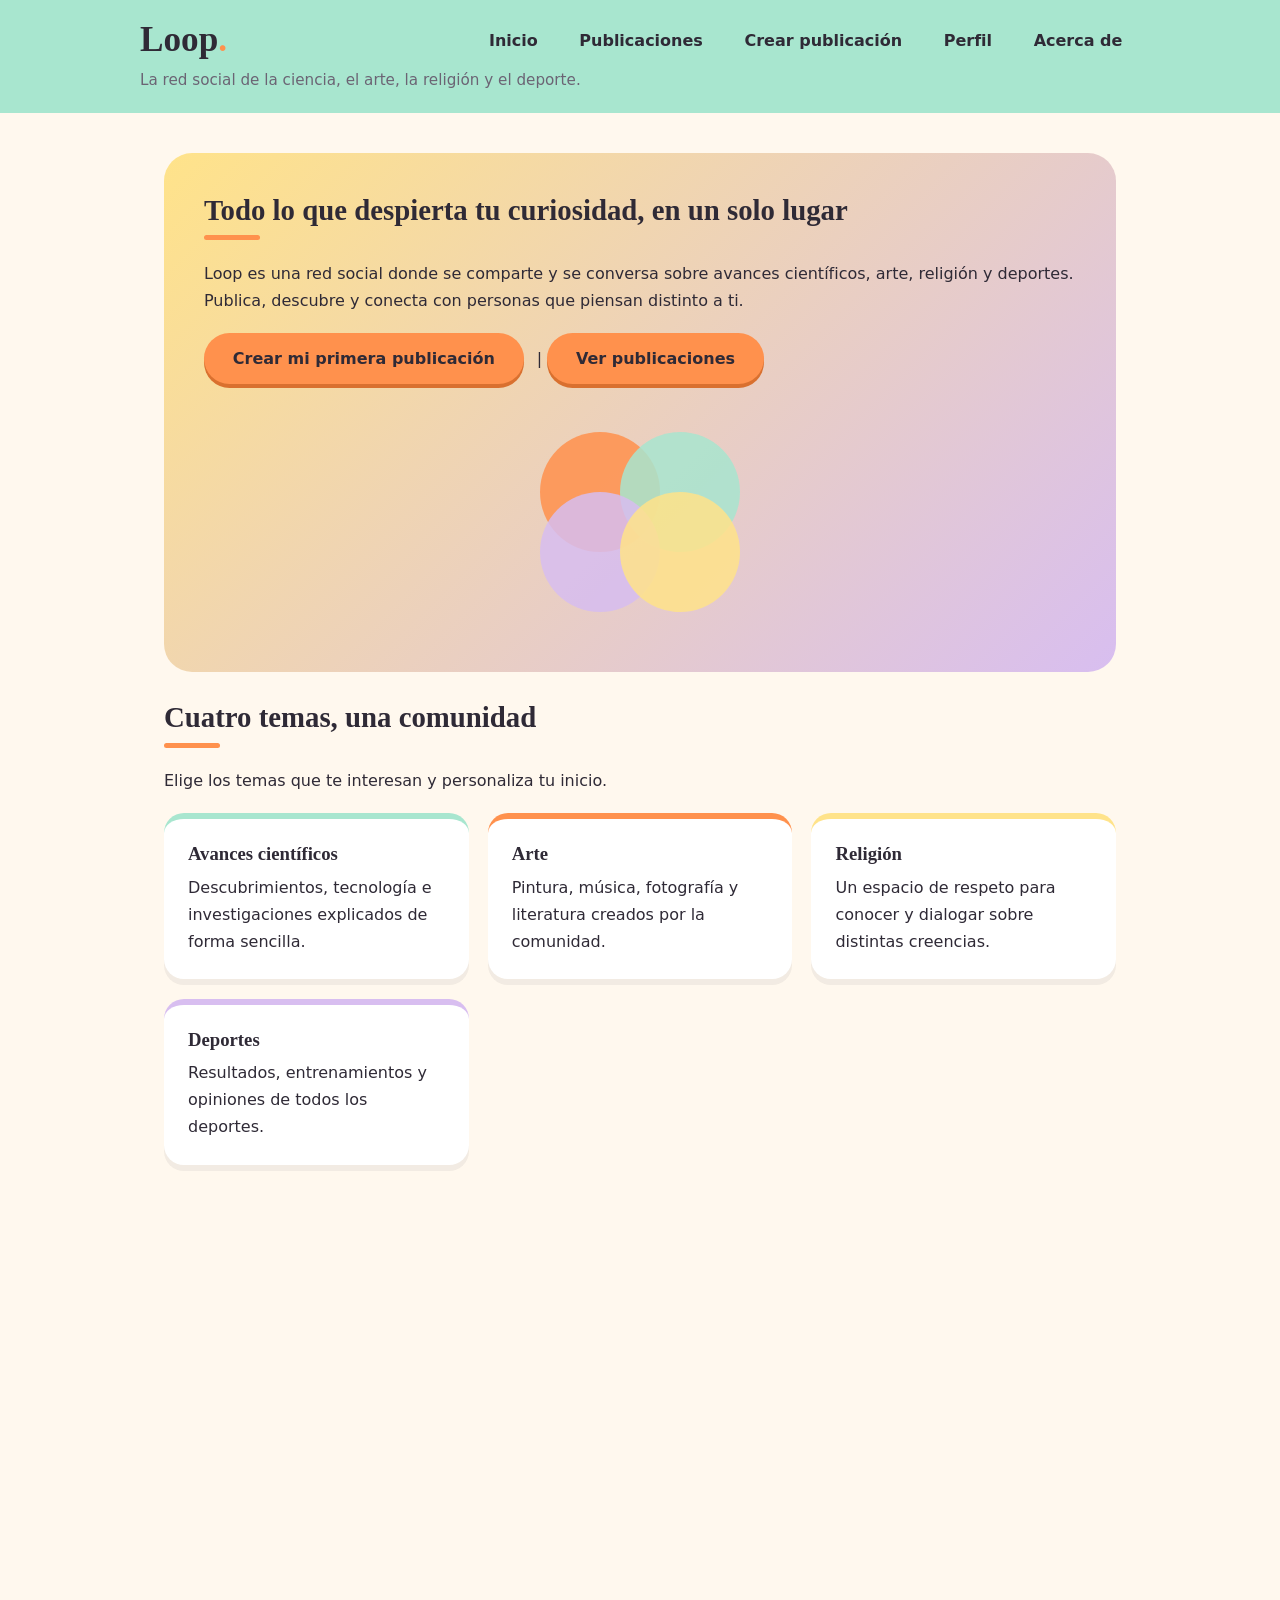
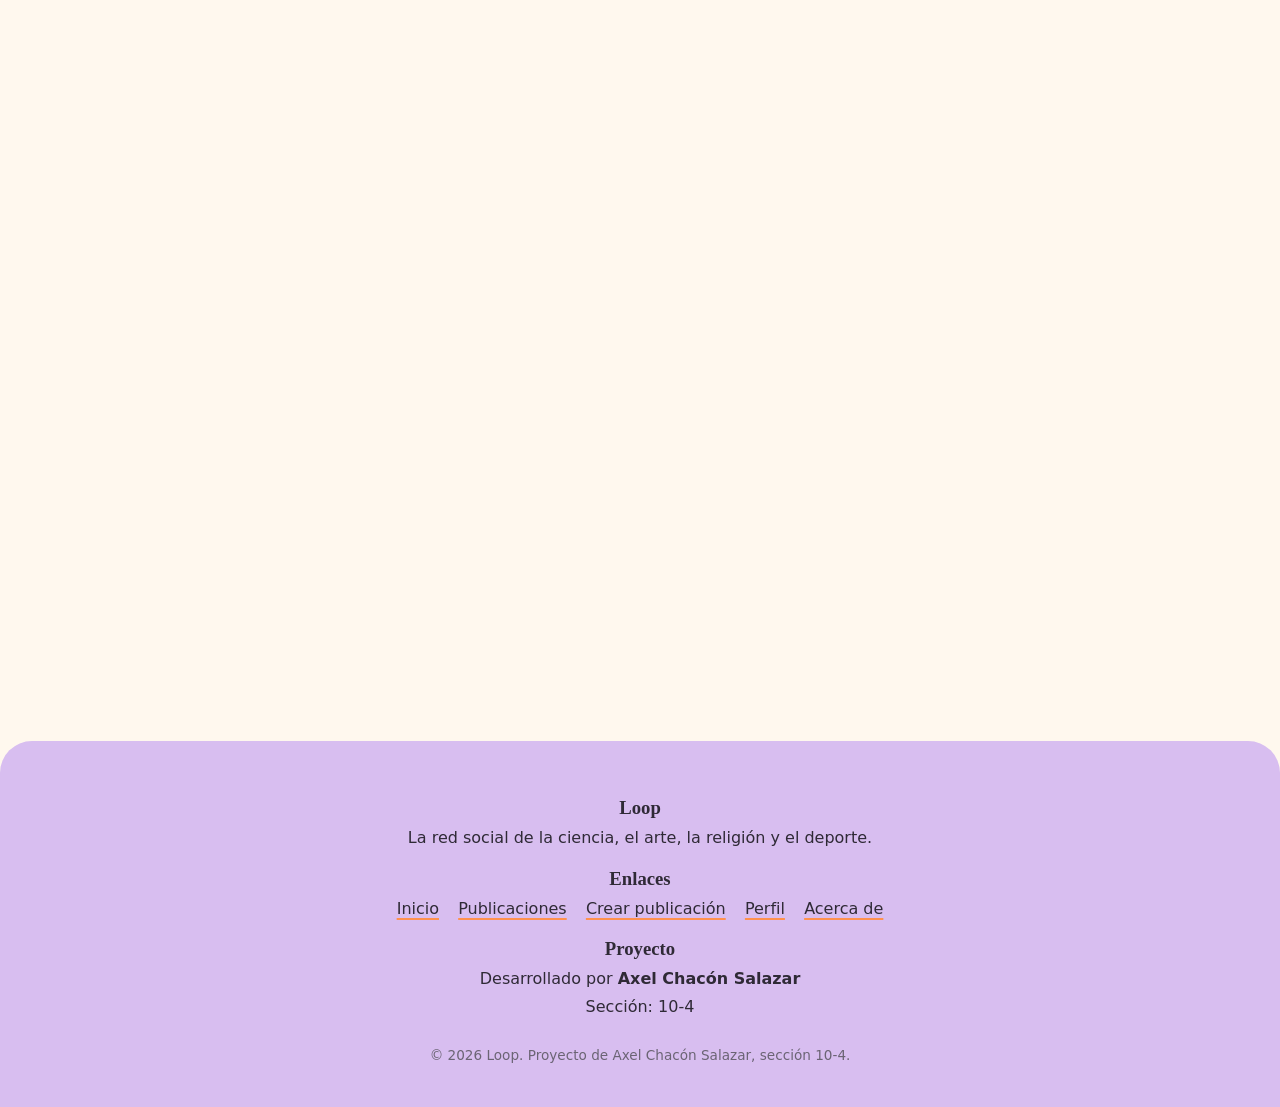
<file: index.html>
<!DOCTYPE html>
<html lang="es">
<head>
  <meta charset="UTF-8">
  <meta name="viewport" content="width=device-width, initial-scale=1.0">
  <title>Loop | Ciencia, arte, religión y deporte</title>
  <link rel="stylesheet" href="CSS/Style.CSS">
</head>
<body>
  
  <!-- Encabezado -->
  <header>
    <h1>Loop</h1>
    <p>La red social de la ciencia, el arte, la religión y el deporte.</p>

    <!-- Barra de navegación -->
    <nav aria-label="Navegación principal">
      <ul>
        <li><a href="index.html">Inicio</a></li>
        <li><a href="publicaciones.html">Publicaciones</a></li>
        <li><a href="crear-publicacion.html">Crear publicación</a></li>
        <li><a href="perfil.html">Perfil</a></li>
        <li><a href="acerca-de.html">Acerca de</a></li>
      </ul>
    </nav>
  </header>

  <hr>

  <!-- Main -->
  <main>

    <!-- Bienvenida -->
    <section id="inicio">
      <h2>Todo lo que despierta tu curiosidad, en un solo lugar</h2>
      <p>
        Loop es una red social donde se comparte y se conversa sobre avances
        científicos, arte, religión y deportes. Publica, descubre y conecta
        con personas que piensan distinto a ti.
      </p>
      <p>
        <a href="crear-publicacion.html">Crear mi primera publicación</a> |
        <a href="publicaciones.html">Ver publicaciones</a>
      </p>

      <!--Imagen-->
      <img width="300" height="220"
           alt="Imagen de cuatro círculos entrelazados que representan los temas de Loop"
           src="data:image/svg+xml;utf8,<svg xmlns='http://www.w3.org/2000/svg' viewBox='0 0 300 220'><circle cx='110' cy='80' r='60' fill='%23FF914D' fill-opacity='.85'/><circle cx='190' cy='80' r='60' fill='%23A8E6CF' fill-opacity='.85'/><circle cx='110' cy='140' r='60' fill='%23D8BEF0' fill-opacity='.85'/><circle cx='190' cy='140' r='60' fill='%23FFE38A' fill-opacity='.85'/></svg>">
    </section>

    <hr>

    <!-- Temas -->
    <section id="temas">
      <h2>Cuatro temas, una comunidad</h2>
      <p>Elige los temas que te interesan y personaliza tu inicio.</p>

      <!--Un tema por cada article-->
      <article>
        <h3>Avances científicos</h3>
        <p>Descubrimientos, tecnología e investigaciones explicados de forma sencilla.</p>
      </article>

      <article>
        <h3>Arte</h3>
        <p>Pintura, música, fotografía y literatura creados por la comunidad.</p>
      </article>

      <article>
        <h3>Religión</h3>
        <p>Un espacio de respeto para conocer y dialogar sobre distintas creencias.</p>
      </article>

      <article>
        <h3>Deportes</h3>
        <p>Resultados, entrenamientos y opiniones de todos los deportes.</p>
      </article>
    </section>

    <hr>

    <!--Ejemplos publicaciones-->
    <section id="destacadas">
      <h2>Publicaciones destacadas</h2>
      <p>Así se ven algunas publicaciones de ejemplo en Loop.</p>

      <article>
        <h3>Un nuevo telescopio observa galaxias lejanas</h3>
        <p><em>Ciencia</em> - Los primeros datos muestran imágenes más nítidas del universo temprano.</p>
        <p><a href="publicaciones.html">Leer más</a></p>
      </article>

      <article>
        <h3>Murales que cambian la vida de un barrio</h3>
        <p><em>Arte</em> - Artistas locales pintan historias en las paredes de su comunidad.</p>
        <p><a href="publicaciones.html">Leer más</a></p>
      </article>

      <article>
        <h3>Tradiciones que unen a las familias</h3>
        <p><em>Religión</em> - Cristo es el cammino, la verdad y la vida.</p>
        <p><a href="publicaciones.html">Leer más</a></p>
      </article>

      <article>
        <h3>Torneo estudiantil: así quedó la final</h3>
        <p><em>Deportes</em> - Un partido muy reñido que se decidió en el último minuto.</p>
        <p><a href="publicaciones.html">Leer más</a></p>
      </article>
    </section>

    <hr>

    <!-- Cómo funciona-->
    <section id="como-funciona">
      <article>
        <h2>¿Cómo funciona?</h2>
        <ol>
          <li>Crea tu perfil.</li>
          <li>Elige tus temas favoritos.</li>
          <li>Publica textos, fotos o ideas.</li>
          <li>Comenta y comparte con otros usuarios.</li>
        </ol>
      </article>

      <article>
        <h2>¿Por qué Loop?</h2>
        <ul>
          <li>Contenido organizado por temas.</li>
          <li>Comentarios con respeto y sin odio.</li>
          <li>Fácil de usar desde cualquier dispositivo.</li>
          <li>Gratis para todos.</li>
        </ul>
      </article>
    </section>

    <hr>

    <!-- Registrarse -->
    <section id="unete">
      <h2>Únete al Loop</h2>
      <p>Empieza hoy a compartir lo que te apasiona.</p>
      <p><a href="perfil.html">Crear mi perfil</a></p>
    </section>

  </main>

  <hr>

  <!-- Footer -->
  <footer>
    <h3>Loop</h3>
    <p>La red social de la ciencia, el arte, la religión y el deporte.</p>

    <h3>Enlaces</h3>
    <ul>
      <li><a href="index.html">Inicio</a></li>
      <li><a href="publicaciones.html">Publicaciones</a></li>
      <li><a href="crear-publicacion.html">Crear publicación</a></li>
      <li><a href="perfil.html">Perfil</a></li>
      <li><a href="acerca-de.html">Acerca de</a></li>
    </ul>

    <h3>Proyecto</h3>
    <p>Desarrollado por <strong>Axel Chacón Salazar</strong></p>
    <p>Sección: 10-4</p>

    <p>&copy; 2026 Loop. Proyecto de Axel Chacón Salazar, sección 10-4.</p>
  </footer>
  <script src="JS/Script.JS"></script>

</body>
</html>
</file>
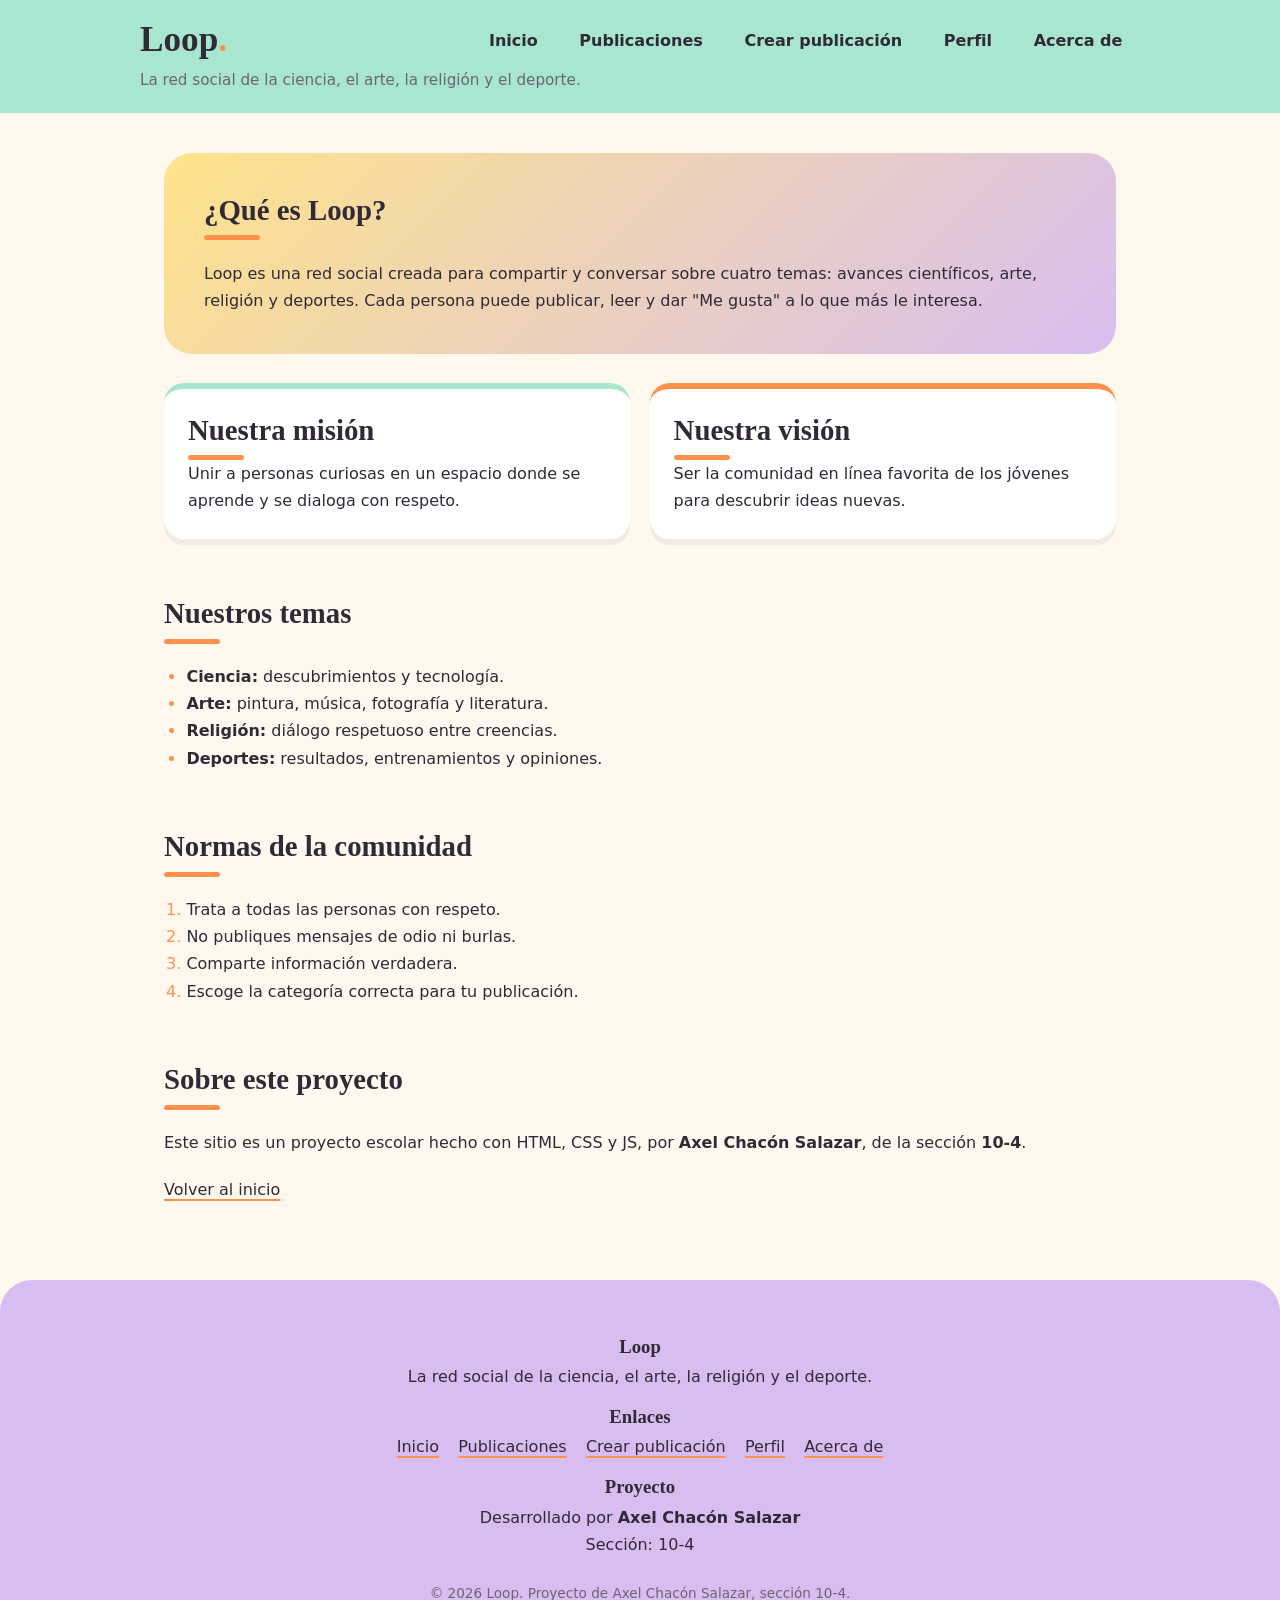
<file: acerca-de.html>
<!DOCTYPE html>
<html lang="es">
<head>
  <meta charset="UTF-8">
  <meta name="viewport" content="width=device-width, initial-scale=1">
  <title>Acerca de | Loop</title>
  <link rel="stylesheet" href="CSS/Style.CSS">
</head>
<body>

  <!-- Encabezado -->
  <header>
    <h1>Loop</h1>
    <p>La red social de la ciencia, el arte, la religión y el deporte.</p>

    <!-- Barra de navegación con las secciones principales -->
    <nav aria-label="Navegación principal">
      <ul>
        <li><a href="index.html">Inicio</a></li>
        <li><a href="publicaciones.html">Publicaciones</a></li>
        <li><a href="crear-publicacion.html">Crear publicación</a></li>
        <li><a href="perfil.html">Perfil</a></li>
        <li><a href="acerca-de.html">Acerca de</a></li>
      </ul>
    </nav>
  </header>

  <hr>

  <!-- Main -->
  <main>

    <!-- Qué es Loop -->
    <section id="que-es">
      <h2>¿Qué es Loop?</h2>
      <p>
        Loop es una red social creada para compartir y conversar sobre cuatro
        temas: avances científicos, arte, religión y deportes. Cada persona
        puede publicar, leer y dar "Me gusta" a lo que más le interesa.
      </p>
    </section>

    <hr>

    <!-- Misión y visión -->
    <section id="mision">
      <article>
        <h2>Nuestra misión</h2>
        <p>Unir a personas curiosas en un espacio donde se aprende y se dialoga con respeto.</p>
      </article>

      <article>
        <h2>Nuestra visión</h2>
        <p>Ser la comunidad en línea favorita de los jóvenes para descubrir ideas nuevas.</p>
      </article>
    </section>

    <hr>

    <!--Temas-->
    <section id="temas">
      <h2>Nuestros temas</h2>
      <ul>
        <li><strong>Ciencia:</strong> descubrimientos y tecnología.</li>
        <li><strong>Arte:</strong> pintura, música, fotografía y literatura.</li>
        <li><strong>Religión:</strong> diálogo respetuoso entre creencias.</li>
        <li><strong>Deportes:</strong> resultados, entrenamientos y opiniones.</li>
      </ul>
    </section>

    <hr>

    <!--Normas de convivencia-->
    <section id="normas">
      <h2>Normas de la comunidad</h2>
      <ol>
        <li>Trata a todas las personas con respeto.</li>
        <li>No publiques mensajes de odio ni burlas.</li>
        <li>Comparte información verdadera.</li>
        <li>Escoge la categoría correcta para tu publicación.</li>
      </ol>
    </section>

    <hr>

    <!-- Info proyecto -->
    <section id="proyecto">
      <h2>Sobre este proyecto</h2>
      <p>
        Este sitio es un proyecto escolar hecho con HTML, CSS y JS, por
        <strong>Axel Chacón Salazar</strong>, de la sección <strong>10-4</strong>.
      </p>
      <p><a href="index.html">Volver al inicio</a></p>
    </section>

  </main>

  <hr>

  <!--Footer-->
  <footer>
    <h3>Loop</h3>
    <p>La red social de la ciencia, el arte, la religión y el deporte.</p>

    <h3>Enlaces</h3>
    <ul>
      <li><a href="index.html">Inicio</a></li>
      <li><a href="publicaciones.html">Publicaciones</a></li>
      <li><a href="crear-publicacion.html">Crear publicación</a></li>
      <li><a href="perfil.html">Perfil</a></li>
      <li><a href="acerca-de.html">Acerca de</a></li>
    </ul>

    <h3>Proyecto</h3>
    <p>Desarrollado por <strong>Axel Chacón Salazar</strong></p>
    <p>Sección: 10-4</p>

    <p>&copy; 2026 Loop. Proyecto de Axel Chacón Salazar, sección 10-4.</p>
  </footer>
  <script src="JS/Script.JS"></script>

</body>
</html>
</file>
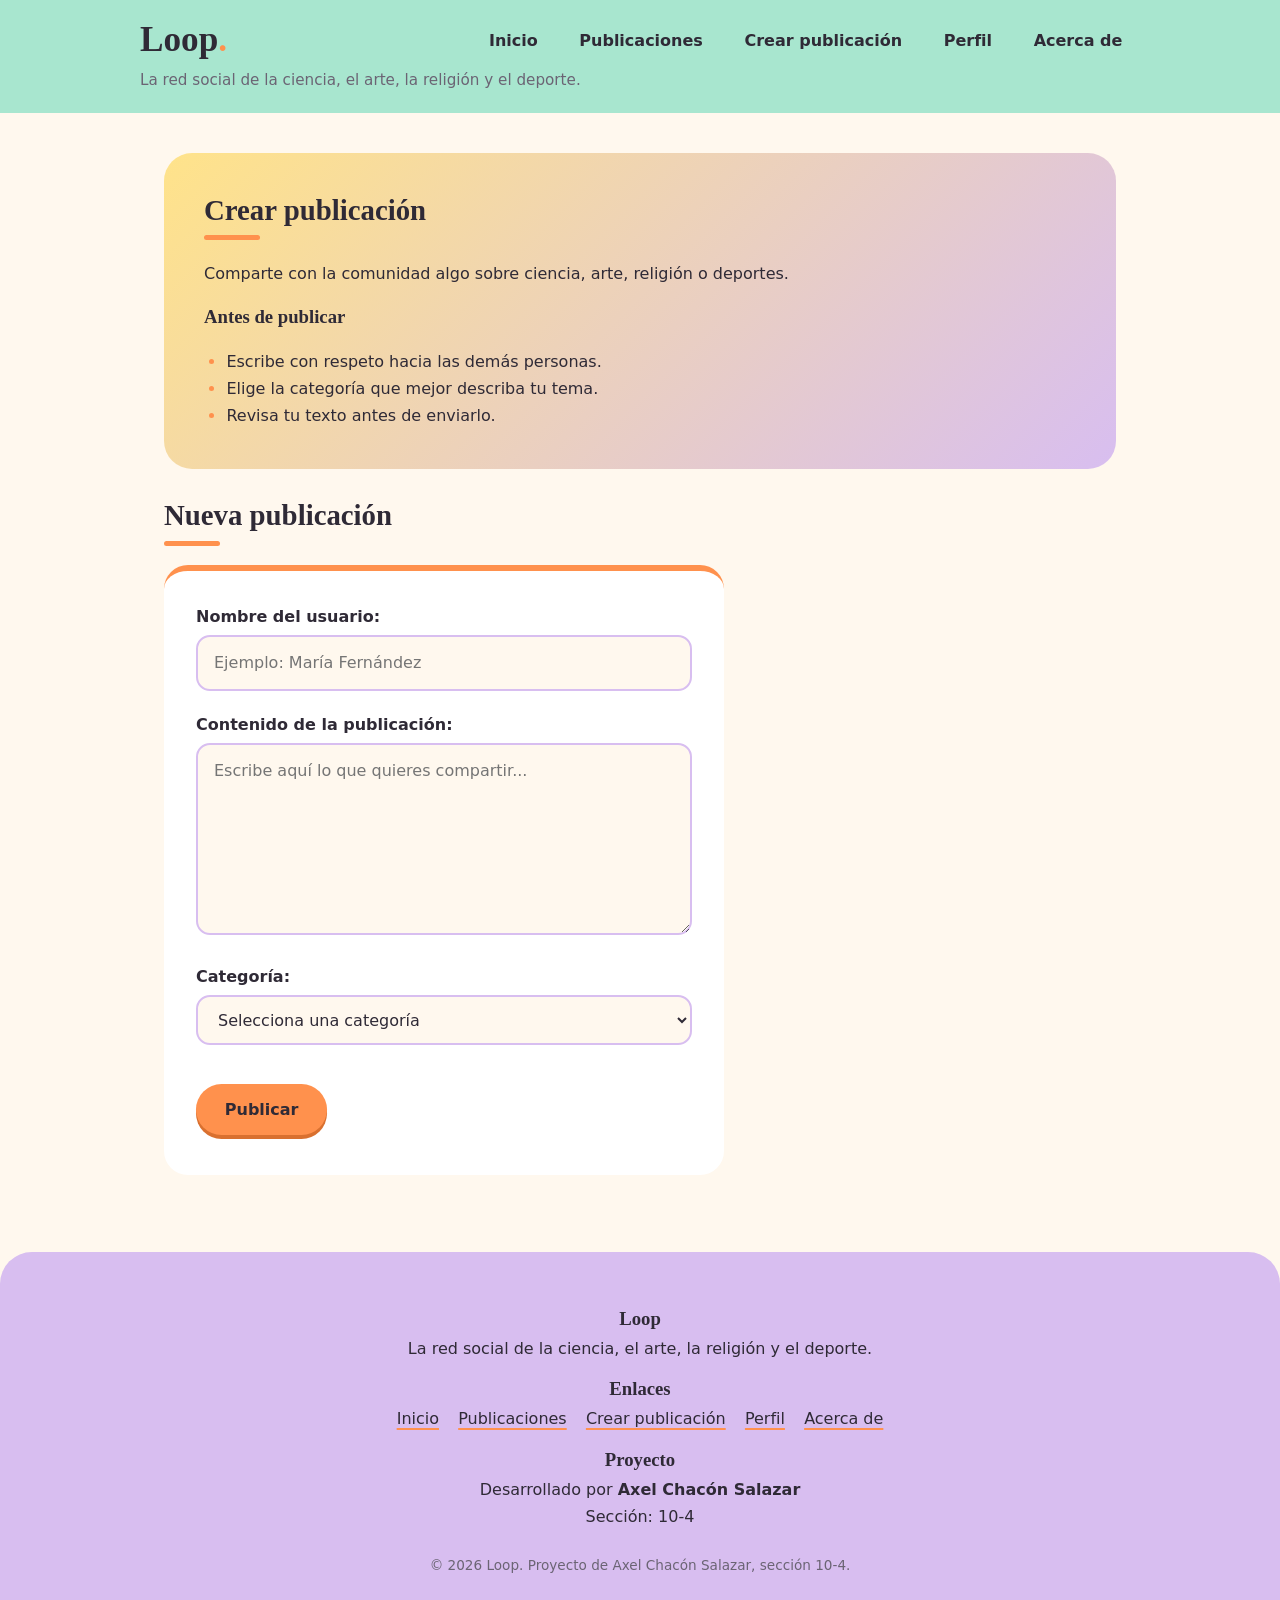
<file: crear-publicacion.html>
<!DOCTYPE html>
<html lang="es">
<head>
  <meta charset="UTF-8">
  <meta name="viewport" content="width=device-width, initial-scale=1.0">
  <title>Crear publicación | Loop</title>
  <link rel="stylesheet" href="CSS/Style.CSS">
</head>
<body>

  <!-- Encabezado -->
  <header>
    <h1>Loop</h1>
    <p>La red social de la ciencia, el arte, la religión y el deporte.</p>

    <!-- Barra de navegación -->
    <nav aria-label="Navegación principal">
      <ul>
        <li><a href="index.html">Inicio</a></li>
        <li><a href="publicaciones.html">Publicaciones</a></li>
        <li><a href="crear-publicacion.html">Crear publicación</a></li>
        <li><a href="perfil.html">Perfil</a></li>
        <li><a href="acerca-de.html">Acerca de</a></li>
      </ul>
    </nav>
  </header>

  <hr>

  <!-- Main -->
  <main>

    <!--Introducción-->
    <section id="introduccion">
      <h2>Crear publicación</h2>
      <p>Comparte con la comunidad algo sobre ciencia, arte, religión o deportes.</p>

      <!--Recomendaciones-->
      <h3>Antes de publicar</h3>
      <ul>
        <li>Escribe con respeto hacia las demás personas.</li>
        <li>Elige la categoría que mejor describa tu tema.</li>
        <li>Revisa tu texto antes de enviarlo.</li>
      </ul>
    </section>

    <hr>

    <!--Formulario-->
    <section id="formulario">
      <h2>Nueva publicación</h2>

      <form id="form-publicacion" action="publicaciones.html" method="get">

        <!--Nombre-->
        <p>
          <label for="usuario">Nombre del usuario:</label><br>
          <input type="text" id="usuario" name="usuario" placeholder="Ejemplo: María Fernández" required>
        </p>

        <!--Contenido-->
        <p>
          <label for="contenido">Contenido de la publicación:</label><br>
          <textarea id="contenido" name="contenido" rows="6" cols="50" placeholder="Escribe aquí lo que quieres compartir..." required></textarea>
        </p>

        <!--Categoría-->
        <p>
          <label for="categoria">Categoría:</label><br>
          <select id="categoria" name="categoria" required>
            <option value="">Selecciona una categoría</option>
            <option value="ciencia">Ciencia</option>
            <option value="arte">Arte</option>
            <option value="religion">Religión</option>
            <option value="deportes">Deportes</option>
          </select>
        </p>

        <!--Mensaje de error (lo llena JavaScript)-->
        <p id="mensaje"></p>

        <!--Botón de publicar-->
        <p>
          <button type="submit">Publicar</button>
        </p>

      </form>
    </section>

  </main>

  <hr>

  <!--Footer-->
  <footer>
    <h3>Loop</h3>
    <p>La red social de la ciencia, el arte, la religión y el deporte.</p>

    <h3>Enlaces</h3>
    <ul>
      <li><a href="index.html">Inicio</a></li>
      <li><a href="publicaciones.html">Publicaciones</a></li>
      <li><a href="crear-publicacion.html">Crear publicación</a></li>
      <li><a href="perfil.html">Perfil</a></li>
      <li><a href="acerca-de.html">Acerca de</a></li>
    </ul>

    <h3>Proyecto</h3>
    <p>Desarrollado por <strong>Axel Chacón Salazar</strong></p>
    <p>Sección: 10-4</p>

    <p>&copy; 2026 Loop. Proyecto de Axel Chacón Salazar, sección 10-4.</p>
  </footer>
  <script src="JS/Script.JS"></script>

</body>
</html>
</file>
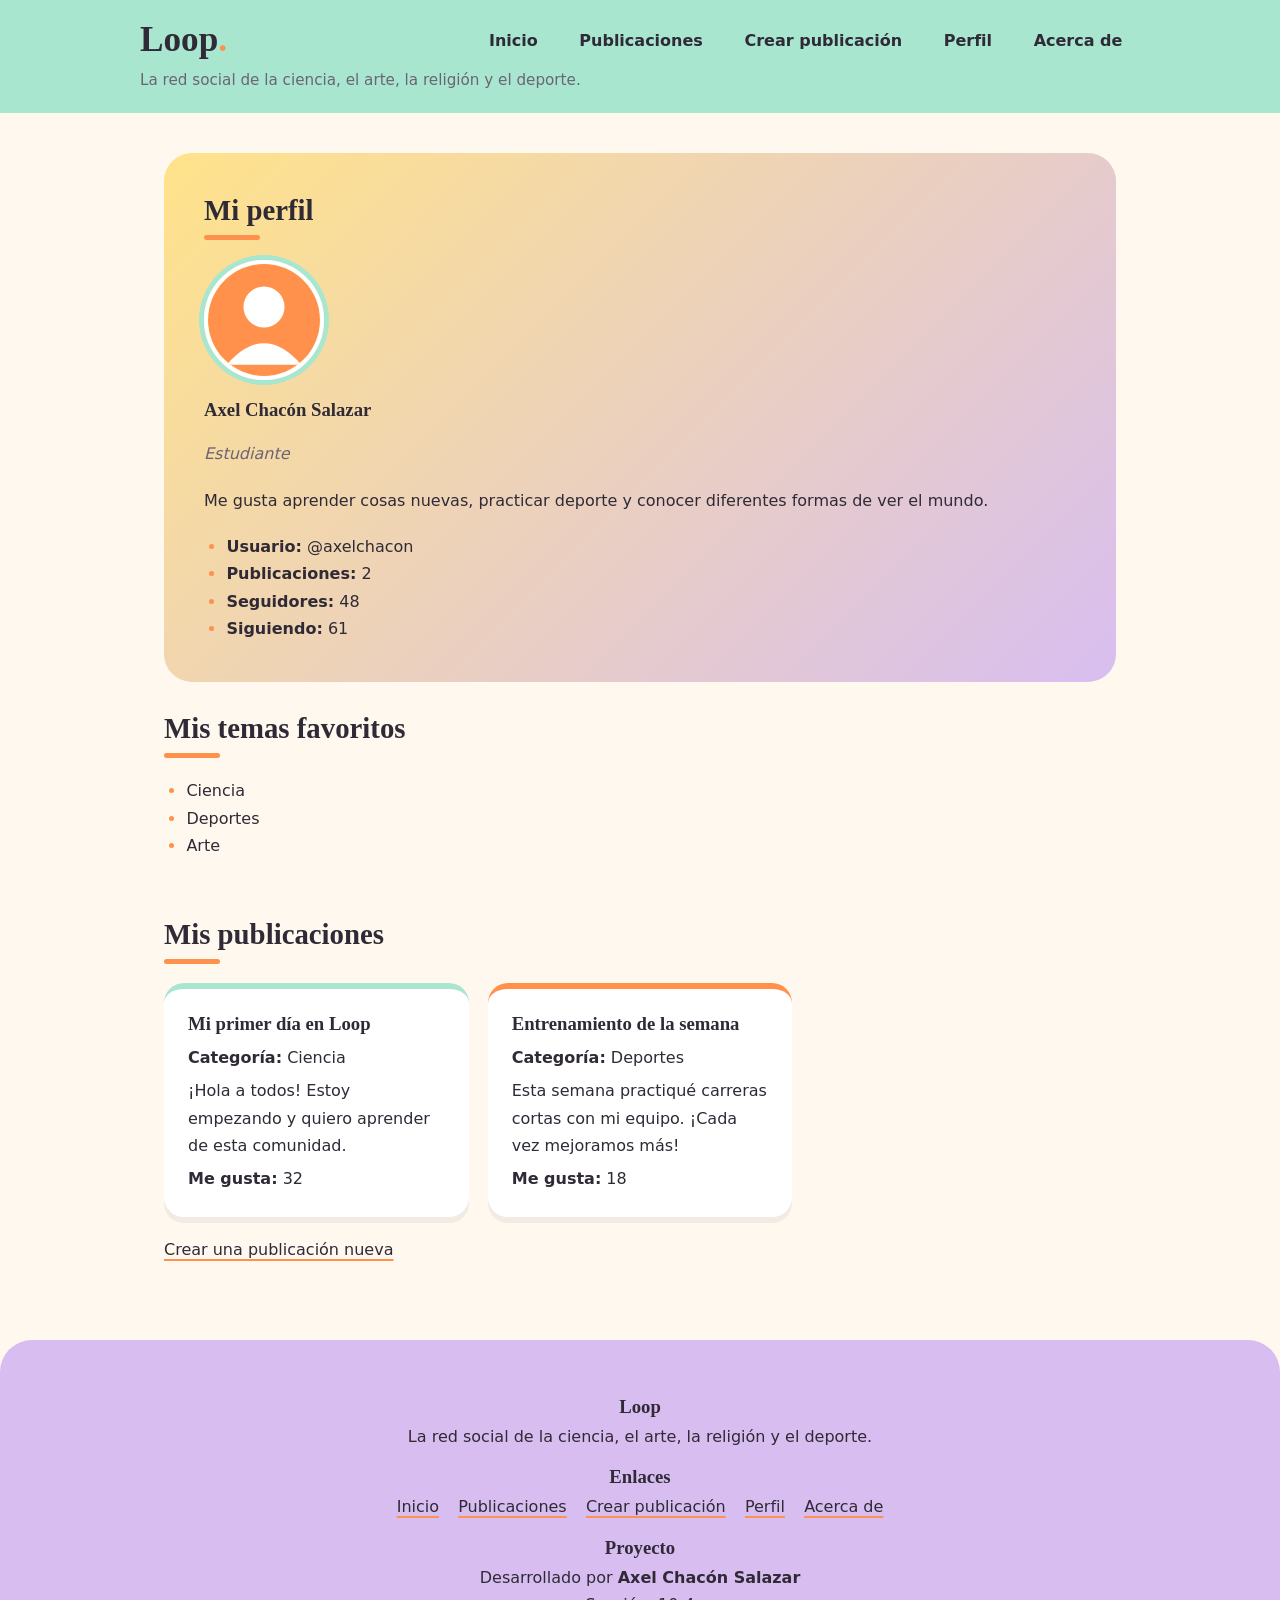
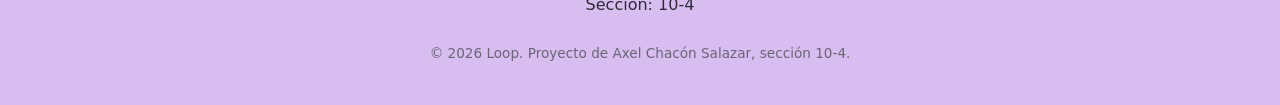
<file: perfil.html>
<!DOCTYPE html>
<html lang="es">
<head>
  <meta charset="UTF-8">
  <meta name="viewport" content="width=device-width, initial-scale=1.0">
  <title>Perfil | Loop</title>
  <link rel="stylesheet" href="CSS/Style.CSS">
</head>
<body>

  <!-- Encabezado -->
  <header>
    <h1>Loop</h1>
    <p>La red social de la ciencia, el arte, la religión y el deporte.</p>

    <!-- Barra de navegación con las secciones principales -->
    <nav aria-label="Navegación principal">
      <ul>
        <li><a href="index.html">Inicio</a></li>
        <li><a href="publicaciones.html">Publicaciones</a></li>
        <li><a href="crear-publicacion.html">Crear publicación</a></li>
        <li><a href="perfil.html">Perfil</a></li>
        <li><a href="acerca-de.html">Acerca de</a></li>
      </ul>
    </nav>
  </header>

  <hr>

  <!-- Main -->
  <main>

    <!--Datos-->
    <section id="datos-usuario">
      <h2>Mi perfil</h2>

      <!--Foto de perfil-->
      <img width="120" height="120"
           alt="Foto de perfil del usuario"
           src="data:image/svg+xml;utf8,<svg xmlns='http://www.w3.org/2000/svg' viewBox='0 0 120 120'><circle cx='60' cy='60' r='60' fill='%23FF914D'/><circle cx='60' cy='46' r='22' fill='%23ffffff'/><path d='M20 108 Q60 62 100 108 Z' fill='%23ffffff'/></svg>">

      <h3>Axel Chacón Salazar</h3>
      <p><em>Estudiante</em></p>
      <p>
        Me gusta aprender cosas nuevas, practicar deporte y conocer
        diferentes formas de ver el mundo.
      </p>

      <ul>
        <li><strong>Usuario:</strong> @axelchacon</li>
        <li><strong>Publicaciones:</strong> 2</li>
        <li><strong>Seguidores:</strong> 48</li>
        <li><strong>Siguiendo:</strong> 61</li>
      </ul>

    </section>

    <hr>

    <!--Temas favoritos-->
    <section id="intereses">
      <h2>Mis temas favoritos</h2>
      <ul>
        <li>Ciencia</li>
        <li>Deportes</li>
        <li>Arte</li>
      </ul>
    </section>

    <hr>

    <!-- Mis publicaciones -->
    <section id="mis-publicaciones">
      <h2>Mis publicaciones</h2>

      <article>
        <h3>Mi primer día en Loop</h3>
        <p><strong>Categoría:</strong> Ciencia</p>
        <p>¡Hola a todos! Estoy empezando y quiero aprender de esta comunidad.</p>
        <p><strong>Me gusta:</strong> 32</p>
      </article>

      <article>
        <h3>Entrenamiento de la semana</h3>
        <p><strong>Categoría:</strong> Deportes</p>
        <p>Esta semana practiqué carreras cortas con mi equipo. ¡Cada vez mejoramos más!</p>
        <p><strong>Me gusta:</strong> 18</p>
      </article>

      <p><a href="crear-publicacion.html">Crear una publicación nueva</a></p>
    </section>

  </main>

  <hr>

  <!--Footer-->
  <footer>
    <h3>Loop</h3>
    <p>La red social de la ciencia, el arte, la religión y el deporte.</p>

    <h3>Enlaces</h3>
    <ul>
      <li><a href="index.html">Inicio</a></li>
      <li><a href="publicaciones.html">Publicaciones</a></li>
      <li><a href="crear-publicacion.html">Crear publicación</a></li>
      <li><a href="perfil.html">Perfil</a></li>
      <li><a href="acerca-de.html">Acerca de</a></li>
    </ul>

    <h3>Proyecto</h3>
    <p>Desarrollado por <strong>Axel Chacón Salazar</strong></p>
    <p>Sección: 10-4</p>

    <p>&copy; 2026 Loop. Proyecto de Axel Chacón Salazar, sección 10-4.</p>
  </footer>
  <script src="JS/Script.JS"></script>

</body>
</html>
</file>
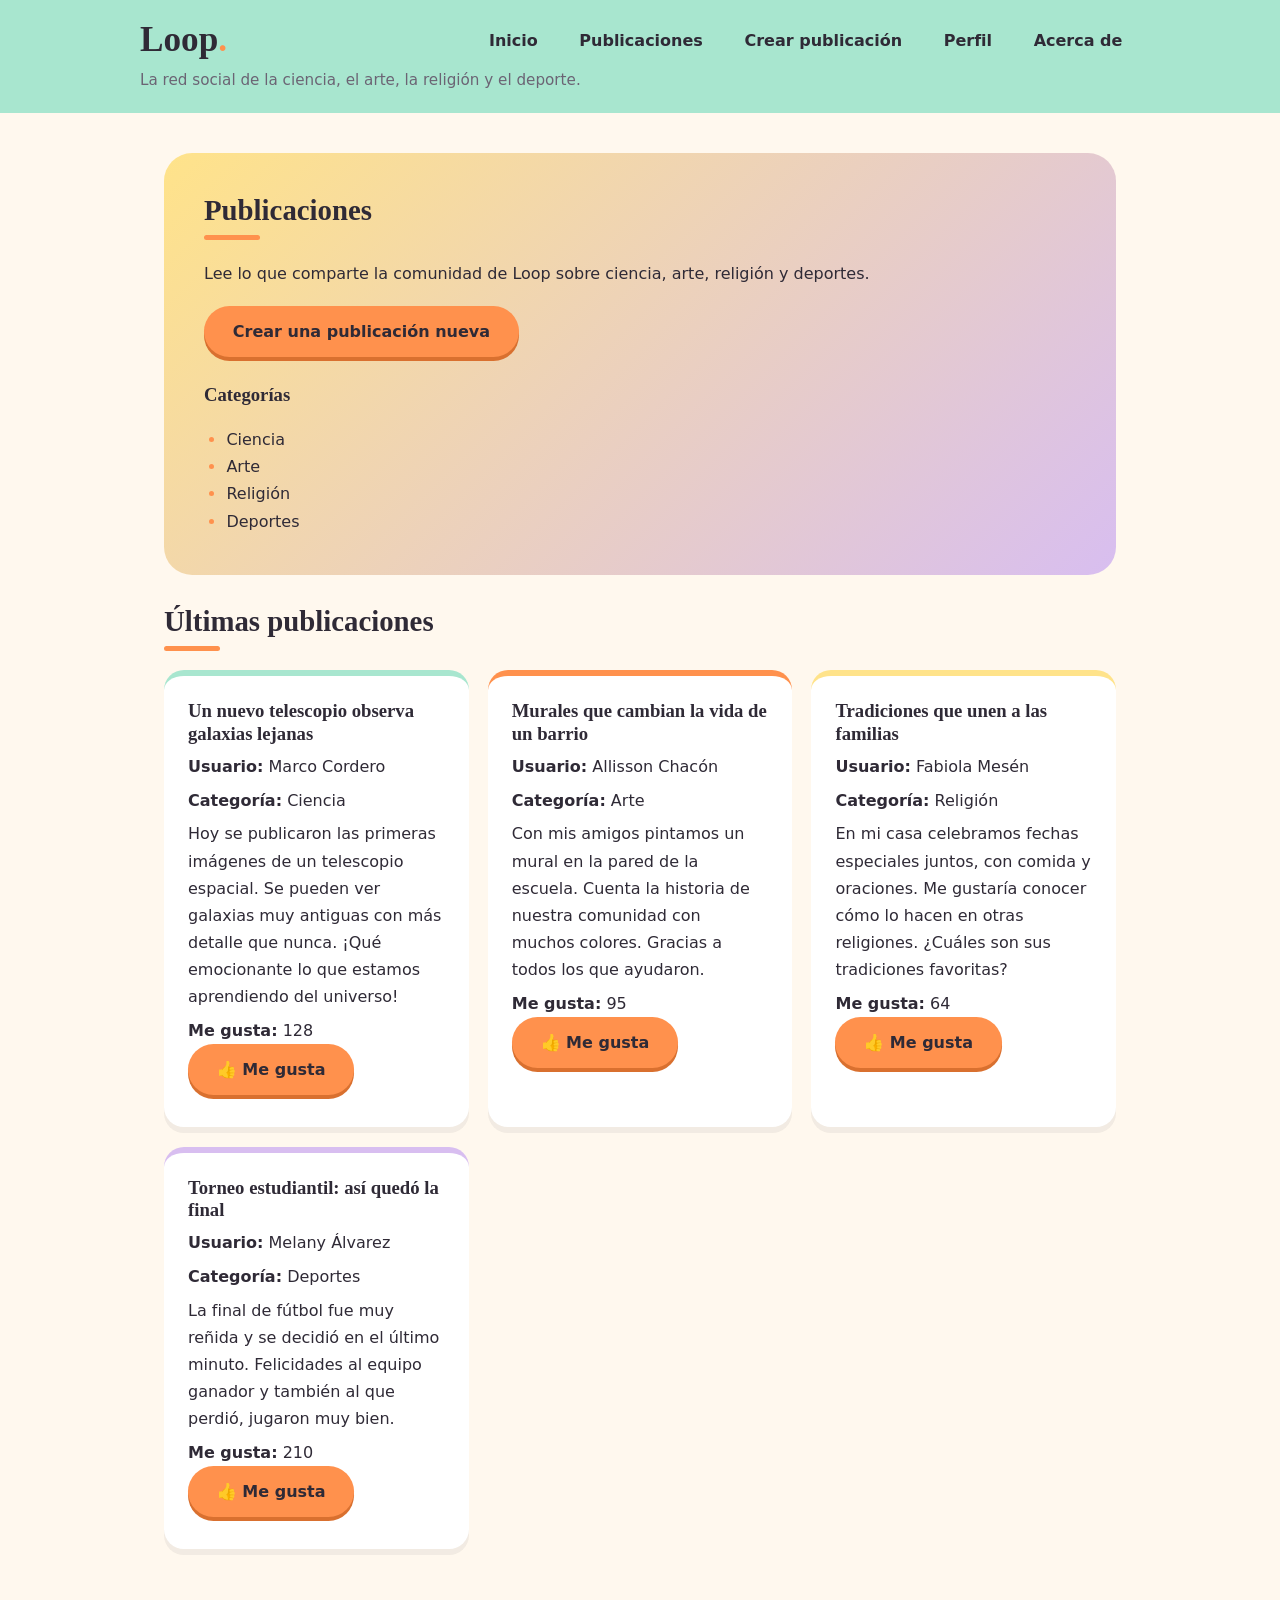
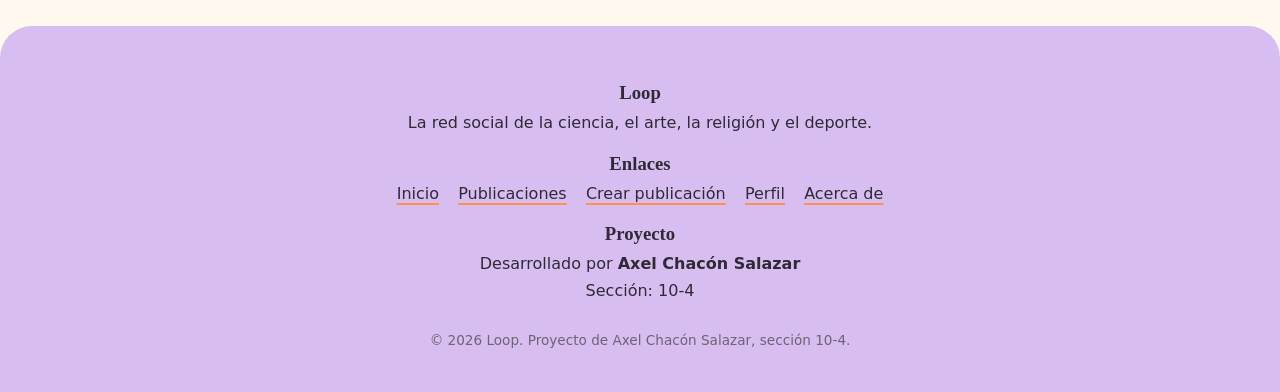
<file: publicaciones.html>
<!DOCTYPE html>
<html lang="es">
<head>
  <meta charset="UTF-8">
  <meta name="viewport" content="width=device-width, initial-scale=1.0">
  <title>Publicaciones | Loop</title>
  <link rel="stylesheet" href="CSS/Style.CSS">
</head>
<body>

  <!-- Encabezado -->
  <header>
    <h1>Loop</h1>
    <p>La red social de la ciencia, el arte, la religión y el deporte.</p>

    <!-- Barra de navegación -->
    <nav aria-label="Navegación principal">
      <ul>
        <li><a href="index.html">Inicio</a></li>
        <li><a href="publicaciones.html">Publicaciones</a></li>
        <li><a href="crear-publicacion.html">Crear publicación</a></li>
        <li><a href="perfil.html">Perfil</a></li>
        <li><a href="acerca-de.html">Acerca de</a></li>
      </ul>
    </nav>
  </header>

  <hr>

  <!-- Main -->
  <main>

    <!--Introducción-->
    <section id="introduccion">
      <h2>Publicaciones</h2>
      <p>Lee lo que comparte la comunidad de Loop sobre ciencia, arte, religión y deportes.</p>
      <p><a href="crear-publicacion.html">Crear una publicación nueva</a></p>

      <!--Categorias-->
      <h3>Categorías</h3>
      <ul>
        <li>Ciencia</li>
        <li>Arte</li>
        <li>Religión</li>
        <li>Deportes</li>
      </ul>
    </section>

    <hr>

    <!-- Publicaciones -->
    <section id="lista-publicaciones">
      <h2>Últimas publicaciones</h2>

      <!--Publicación 1-->
      <article>
        <h3>Un nuevo telescopio observa galaxias lejanas</h3>
        <p><strong>Usuario:</strong> Marco Cordero</p>
        <p><strong>Categoría:</strong> Ciencia</p>
        <p>
          Hoy se publicaron las primeras imágenes de un telescopio espacial.
          Se pueden ver galaxias muy antiguas con más detalle que nunca.
          ¡Qué emocionante lo que estamos aprendiendo del universo!
        </p>
        <p><strong>Me gusta:</strong> <span class="contador">128</span></p>
      </article>

      <hr>

      <!--Publicación 2-->
      <article>
        <h3>Murales que cambian la vida de un barrio</h3>
        <p><strong>Usuario:</strong> Allisson Chacón</p>
        <p><strong>Categoría:</strong> Arte</p>
        <p>
          Con mis amigos pintamos un mural en la pared de la escuela.
          Cuenta la historia de nuestra comunidad con muchos colores.
          Gracias a todos los que ayudaron.
        </p>
        <p><strong>Me gusta:</strong> <span class="contador">95</span></p>
      </article>

      <hr>

      <!--Publicación 3-->
      <article>
        <h3>Tradiciones que unen a las familias</h3>
        <p><strong>Usuario:</strong> Fabiola Mesén</p>
        <p><strong>Categoría:</strong> Religión</p>
        <p>
          En mi casa celebramos fechas especiales juntos, con comida y oraciones.
          Me gustaría conocer cómo lo hacen en otras religiones.
          ¿Cuáles son sus tradiciones favoritas?
        </p>
        <p><strong>Me gusta:</strong> <span class="contador">64</span></p>
      </article>

      <hr>

      <!--Publicación 4-->
      <article>
        <h3>Torneo estudiantil: así quedó la final</h3>
        <p><strong>Usuario:</strong> Melany Álvarez </p>
        <p><strong>Categoría:</strong> Deportes</p>
        <p>
          La final de fútbol fue muy reñida y se decidió en el último minuto.
          Felicidades al equipo ganador y también al que perdió, jugaron muy bien.
        </p>
        <p><strong>Me gusta:</strong> <span class="contador">210</span></p>
      </article>
    </section>

  </main>

  <hr>

  <!--Footer-->
  <footer>
    <h3>Loop</h3>
    <p>La red social de la ciencia, el arte, la religión y el deporte.</p>

    <h3>Enlaces</h3>
    <ul>
      <li><a href="index.html">Inicio</a></li>
      <li><a href="publicaciones.html">Publicaciones</a></li>
      <li><a href="crear-publicacion.html">Crear publicación</a></li>
      <li><a href="perfil.html">Perfil</a></li>
      <li><a href="acerca-de.html">Acerca de</a></li>
    </ul>

    <h3>Proyecto</h3>
    <p>Desarrollado por <strong>Axel Chacón Salazar</strong></p>
    <p>Sección: 10-4</p>

    <p>&copy; 2026 Loop. Proyecto de Axel Chacón Salazar, sección 10-4.</p>
  </footer>
  <script src="JS/Script.JS"></script>

</body>
</html>
</file>
<file: CSS/Style.CSS>
/* Variables de color */
:root {
  --menta: #A8E6CF;
  --mandarina: #FF914D;
  --mantequilla: #FFE38A;
  --lila: #D8BEF0;
  --vainilla: #FFF8EE;
  --texto: #2F2A36;        /* gris oscuro: se lee bien sobre los colores pastel */
  --texto-suave: #6B6474;
  --ancho: 1000px;         /* ancho máximo del contenido */
}

/* Cambiar el margen de la página */
* { 
    box-sizing: border-box; margin: 0; padding: 0; 
}

/* Dezlizo sueave */
html {
     scroll-behavior: smooth;
    }

/* Estilo general */
body {
  background: var(--vainilla);
  color: var(--texto);
  font-family: "Segoe UI", system-ui, sans-serif;
  line-height: 1.7;
}

/* Cambair color cuando se seleccion */
::selection { 
    background: var(--mantequilla); 
}

/* Tipografia de los titulos */
h1, h2, h3 { 
    font-family: Georgia, "Times New Roman", serif; line-height: 1.2;
}

/* Lineas ocultas */
hr { 
    display: none; 
}

/* Cambios enlaces */
a {
  color: var(--texto);
  text-decoration-color: var(--mandarina);
  text-decoration-thickness: 2px;
  text-underline-offset: 4px;
  border-radius: 6px;
  transition: background .25s, color .25s;
}
a:hover, a:focus-visible { 
    background: var(--mantequilla); outline: none;
}

/* Encabezado y navegación */
header {
  background: var(--menta);
  display: flex;
  flex-wrap: wrap;
  align-items: center;
  justify-content: space-between;
  gap: .4rem 1rem;
  padding: 1.2rem max(1.5rem, calc((100% - var(--ancho)) / 2));
}
header h1 { font-size: 2.2rem; order: 1; }
/* El puntito naranja después de "Loop" */
header h1::after { content: "."; color: var(--mandarina); }
header nav { order: 2; }
header p { order: 3; flex-basis: 100%; font-size: .95rem; color: var(--texto-suave); }

/* Menú en fila, sin viñetas */
nav ul { display: flex; flex-wrap: wrap; gap: .4rem; list-style: none; }

/* Botones del menú */
nav a {
  display: inline-block;
  padding: .45rem 1.1rem;
  border-radius: 999px;
  text-decoration: none;
  font-weight: 600;
  transition: transform .2s, background .2s;
}
nav a:hover, nav a:focus-visible { background: var(--mandarina); transform: translateY(-3px); }
/* Página actual */
nav a[aria-current="page"] { background: var(--vainilla); }

/* El main */
main { max-width: var(--ancho); margin: 0 auto; padding: 1.5rem 1.5rem 0; }

/* Cada section */
section {
  display: grid;
  grid-template-columns: repeat(auto-fit, minmax(240px, 1fr));
  gap: 1.2rem;
  padding: 1.8rem 0;
  animation: aparecer .7s ease both;   /* animación de entrada */
}
/* Todo lo que NO sea article ocupa el ancho completo */
section > :not(article) { grid-column: 1 / -1; }

/* Efecto escalando en secciones */
section:nth-of-type(2) { animation-delay: .1s; }
section:nth-of-type(3) { animation-delay: .2s; }
section:nth-of-type(4) { animation-delay: .3s; }

/* Banner con degradado en cada sección */
main > section:first-of-type {
  background: linear-gradient(135deg, var(--mantequilla), var(--lila));
  border-radius: 28px;
  padding: 2.5rem;
  margin-top: 1rem;
}

/* Barrita naranja en articulos de sección */
h2 { font-size: 1.8rem; }
h2::after {
  content: "";
  display: block;
  width: 56px;
  height: 5px;
  margin-top: .5rem;
  background: var(--mandarina);
  border-radius: 99px;
  transition: width .35s;
}
section:hover h2::after { width: 110px; }

/* Listas con viñeta naranja */
main ul, main ol { padding-left: 1.4rem; }
li::marker { color: var(--mandarina); }
em { color: var(--texto-suave); }

/* Los article (las tarjetas) */
article {
  background: #fff;
  border-radius: 20px;
  padding: 1.5rem;
  border-top: 6px solid var(--menta);
  box-shadow: 0 6px 0 rgba(47, 42, 54, .06);
  transition: transform .3s, box-shadow .3s;
}
article:hover { transform: translateY(-6px) rotate(-.5deg); box-shadow: 0 14px 24px rgba(47, 42, 54, .12); }
article h3 { margin-bottom: .5rem; }
article p + p { margin-top: .4rem; }

/* Franja de arriba que cambia de color */
article:nth-of-type(4n+2) { border-top-color: var(--mandarina); }
article:nth-of-type(4n+3) { border-top-color: var(--mantequilla); }
article:nth-of-type(4n)   { border-top-color: var(--lila); }

/* Imagenes con animación */
main img {
  max-width: 100%;
  height: auto;
  justify-self: center;
  animation: flotar 4s ease-in-out infinite;
}
/* Foto de perfil */
#datos-usuario img {
  justify-self: start;
  border-radius: 50%;
  border: 4px solid #fff;
  box-shadow: 0 0 0 5px var(--menta);
}

/* Botones dentro del banner */
main > section:first-of-type p > a,
button {
  display: inline-block;
  background: var(--mandarina);
  color: var(--texto);
  font: inherit;
  font-weight: 700;
  text-decoration: none;
  padding: .75rem 1.8rem;
  margin: 0 .5rem .5rem 0;
  border: 0;
  border-radius: 999px;
  cursor: pointer;
  box-shadow: 0 4px 0 #D9702F;          /* "grosor" del botón */
  transition: transform .2s, box-shadow .2s;
}
main > section:first-of-type p > a:hover,
button:hover { 
    background: var(--mandarina); transform: translateY(-3px); box-shadow: 0 7px 0 #D9702F; 
}
/* Hundido del botón */
main > section:first-of-type p > a:active,
button:active {
     transform: translateY(3px); box-shadow: 0 1px 0 #D9702F;
    }

/* Formulario */
form {
  display: grid;
  gap: 1.2rem;
  justify-self: start;
  width: min(100%, 560px);
  background: #fff;
  padding: 2rem;
  border-radius: 24px;
  border-top: 6px solid var(--mandarina);
}
label { 
    display: inline-block; margin-bottom: .3rem; font-weight: 600; 
}

/* Campos de texto, área de texto y lista desplegable */
input, textarea, select {
  width: 100%;
  padding: .8rem 1rem;
  font: inherit;
  color: var(--texto);
  background: var(--vainilla);
  border: 2px solid var(--lila);
  border-radius: 14px;
  transition: border-color .25s, box-shadow .25s, background .25s;
}
/* Al escribir en un campo: borde naranja y un halo suave */
input:focus, textarea:focus, select:focus {
  outline: none;
  background: #fff;
  border-color: var(--mandarina);
  box-shadow: 0 0 0 4px rgba(255, 145, 77, .25);
}
textarea { resize: vertical; }
/* La casilla "Recordarme" se ve pequeña y de color naranja */
input[type="checkbox"] { width: auto; accent-color: var(--mandarina); }
label[for="recordar"] { font-weight: 400; margin-left: .3rem; }

/* Footer */
footer {
  background: var(--lila);
  margin-top: 3rem;
  padding: 2.5rem max(1.5rem, calc((100% - var(--ancho)) / 2));
  text-align: center;
  border-radius: 32px 32px 0 0;
}
footer h3 { 
    margin: 1rem 0 .3rem; 
}
footer ul { 
    display: flex; flex-wrap: wrap; justify-content: center; gap: .3rem 1.2rem; list-style: none; 
}
footer a:hover {
     background: var(--vainilla); 
    }
footer p:last-child {
     margin-top: 1.5rem; font-size: .85rem; color: var(--texto-suave); 
    }

/* Animaciones con keyframes */
@keyframes aparecer {
  from { opacity: 0; transform: translateY(24px); }
  to   { opacity: 1; transform: translateY(0); }
}
/* Flotar */
@keyframes flotar {
  0%, 100% { transform: translateY(0); }
  50%      { transform: translateY(-10px); }
}

/* Pantallas de celular */
@media (max-width: 640px) {
  header { justify-content: center; text-align: center; }
  nav ul { justify-content: center; }
  main > section:first-of-type { padding: 1.5rem; }
  form { padding: 1.4rem; }
}

/* apagar las animaciones si la persona lo tiene activado */
@media (prefers-reduced-motion: reduce) {
  *, *::before, *::after { animation: none !important; transition: none !important; }
}
</file>
